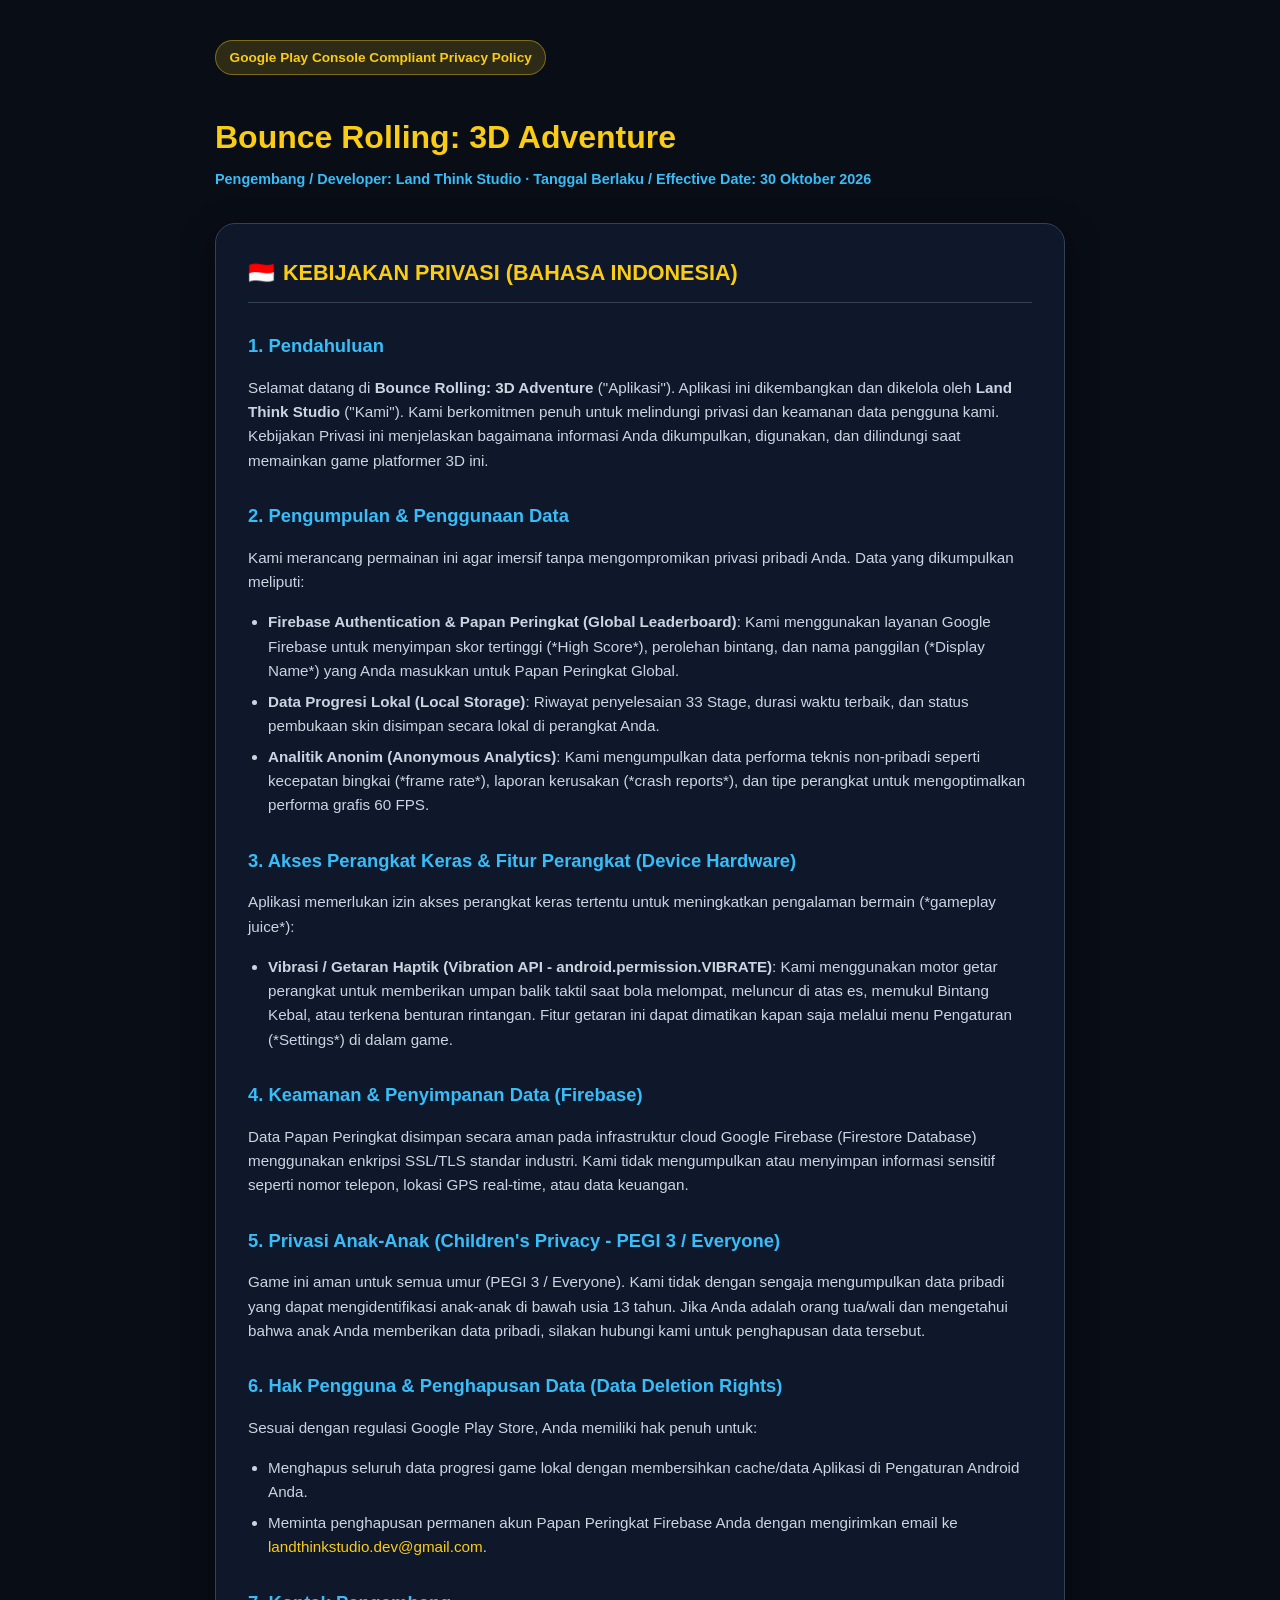
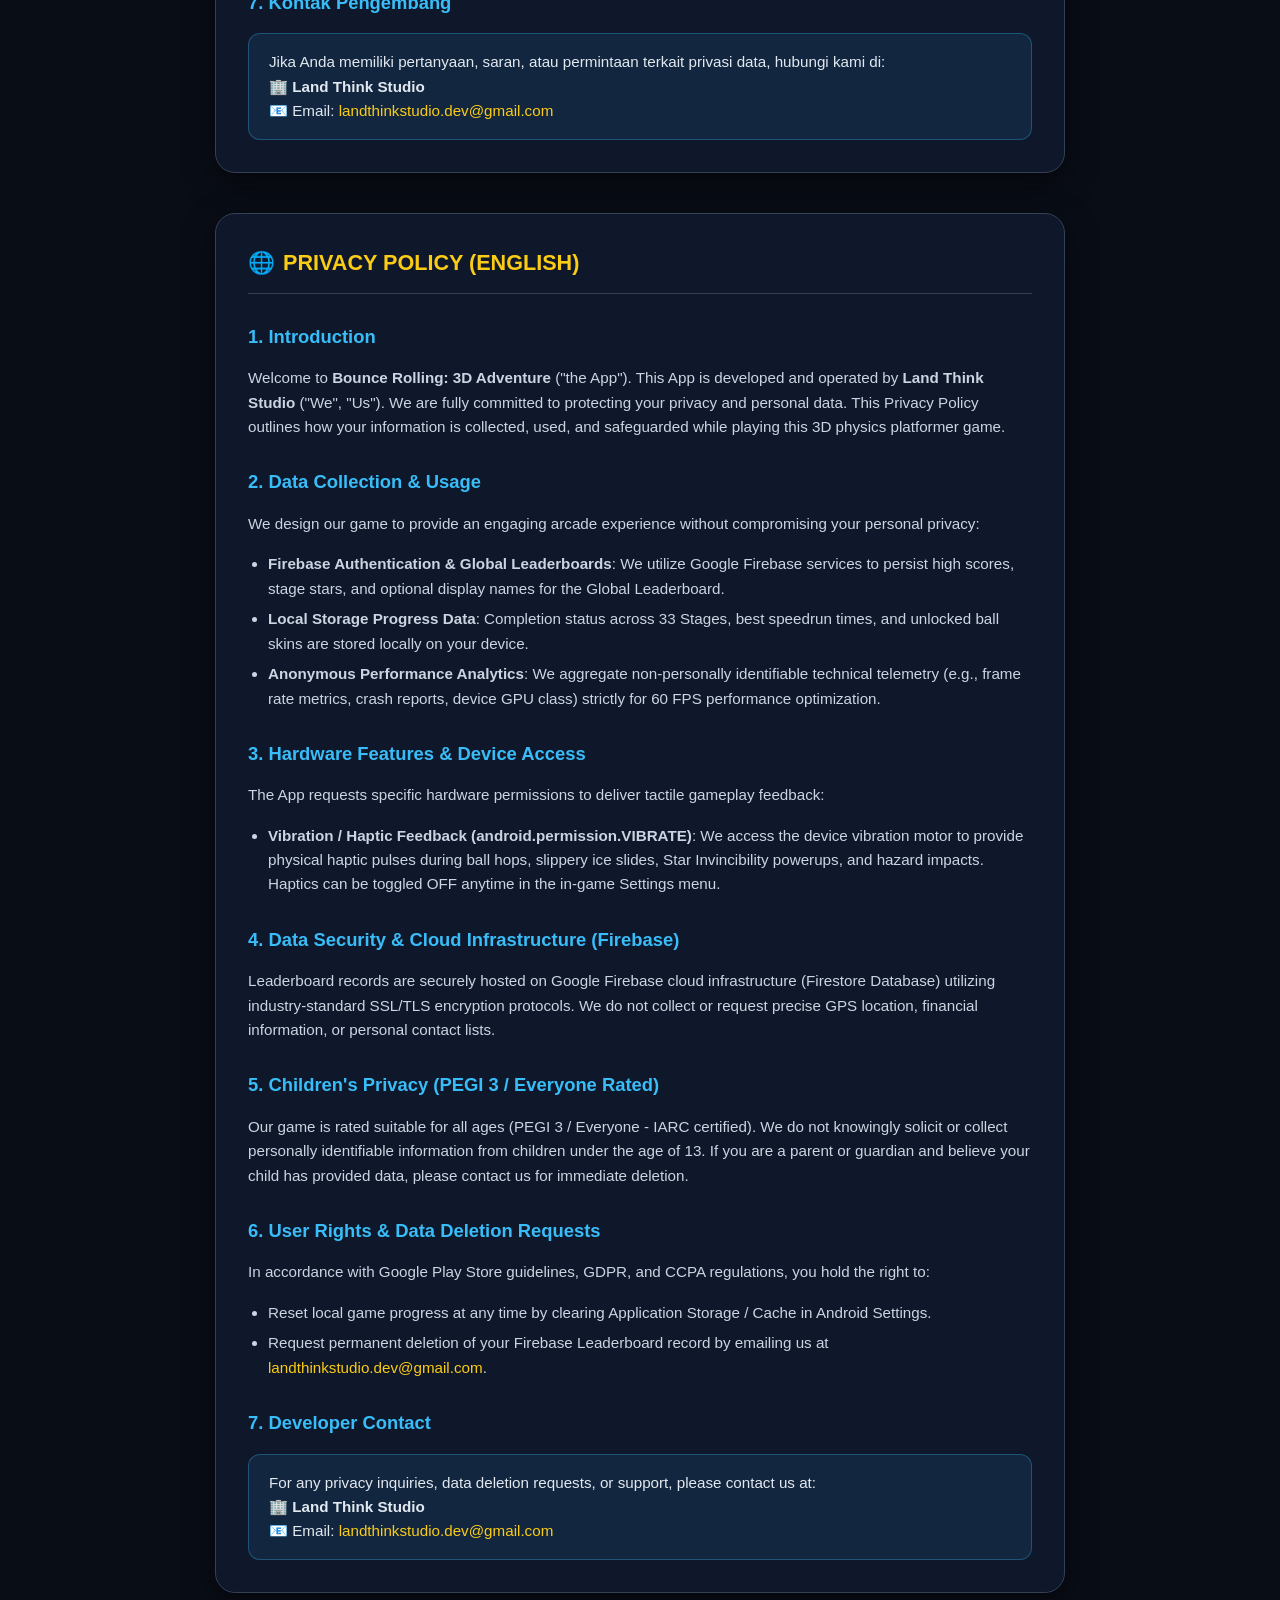
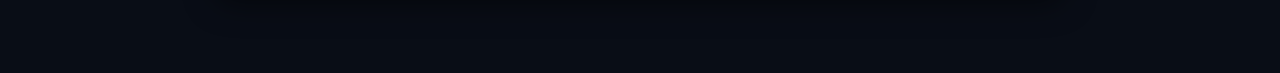
<file: public/privacy-policy.html>
<!DOCTYPE html>
<html lang="id">
<head>
  <meta charset="UTF-8" />
  <meta name="viewport" content="width=device-width, initial-scale=1.0" />
  <title>Kebijakan Privasi / Privacy Policy - Bounce Rolling: 3D Adventure</title>
  <style>
    :root {
      --bg-color: #090d16;
      --card-bg: #0f172a;
      --text-main: #f1f5f9;
      --text-muted: #cbd5e1;
      --accent-gold: #facc15;
      --accent-cyan: #38bdf8;
      --border-color: #334155;
    }
    body {
      font-family: -apple-system, BlinkMacSystemFont, 'Segoe UI', Roboto, Helvetica, Arial, sans-serif;
      line-height: 1.6;
      color: var(--text-main);
      background-color: var(--bg-color);
      max-width: 850px;
      margin: 0 auto;
      padding: 2.5rem 1.5rem;
    }
    .badge {
      display: inline-block;
      background: rgba(250, 204, 21, 0.15);
      border: 1px solid rgba(250, 204, 21, 0.4);
      color: var(--accent-gold);
      padding: 0.35rem 0.85rem;
      border-radius: 9999px;
      font-size: 0.85rem;
      font-weight: 700;
      margin-bottom: 1rem;
    }
    h1 {
      color: var(--accent-gold);
      font-size: 2rem;
      margin-bottom: 0.25rem;
    }
    .meta-info {
      color: var(--accent-cyan);
      font-size: 0.9rem;
      font-weight: 600;
      margin-bottom: 2rem;
    }
    .lang-section {
      background: var(--card-bg);
      border: 1px solid var(--border-color);
      border-radius: 1.25rem;
      padding: 2rem;
      margin-bottom: 2.5rem;
      box-shadow: 0 10px 30px rgba(0, 0, 0, 0.5);
    }
    .lang-header {
      display: flex;
      items-center;
      gap: 0.5rem;
      font-size: 1.35rem;
      font-weight: 800;
      color: var(--accent-gold);
      border-bottom: 1px solid var(--border-color);
      padding-bottom: 0.75rem;
      margin-bottom: 1.5rem;
    }
    h2 {
      color: var(--accent-cyan);
      font-size: 1.15rem;
      margin-top: 1.75rem;
      margin-bottom: 0.5rem;
    }
    p, li {
      color: var(--text-muted);
      font-size: 0.95rem;
    }
    ul {
      padding-left: 1.25rem;
    }
    li {
      margin-bottom: 0.4rem;
    }
    .contact-box {
      background: rgba(56, 189, 248, 0.1);
      border: 1px solid rgba(56, 189, 248, 0.3);
      border-radius: 0.75rem;
      padding: 1rem 1.25rem;
      margin-top: 1rem;
    }
    .contact-box p {
      margin: 0;
      color: #e2e8f0;
    }
    a {
      color: var(--accent-gold);
      text-decoration: none;
    }
    a:hover {
      text-decoration: underline;
    }
  </style>
</head>
<body>
  <div class="badge">Google Play Console Compliant Privacy Policy</div>
  <h1>Bounce Rolling: 3D Adventure</h1>
  <div class="meta-info">Pengembang / Developer: Land Think Studio · Tanggal Berlaku / Effective Date: 30 Oktober 2026</div>

  <!-- BILINGUAL SECTION 1: BAHASA INDONESIA -->
  <div class="lang-section">
    <div class="lang-header">
      <span>🇮🇩</span>
      <span>KEBIJAKAN PRIVASI (BAHASA INDONESIA)</span>
    </div>

    <h2>1. Pendahuluan</h2>
    <p>Selamat datang di <strong>Bounce Rolling: 3D Adventure</strong> ("Aplikasi"). Aplikasi ini dikembangkan dan dikelola oleh <strong>Land Think Studio</strong> ("Kami"). Kami berkomitmen penuh untuk melindungi privasi dan keamanan data pengguna kami. Kebijakan Privasi ini menjelaskan bagaimana informasi Anda dikumpulkan, digunakan, dan dilindungi saat memainkan game platformer 3D ini.</p>

    <h2>2. Pengumpulan & Penggunaan Data</h2>
    <p>Kami merancang permainan ini agar imersif tanpa mengompromikan privasi pribadi Anda. Data yang dikumpulkan meliputi:</p>
    <ul>
      <li><strong>Firebase Authentication & Papan Peringkat (Global Leaderboard)</strong>: Kami menggunakan layanan Google Firebase untuk menyimpan skor tertinggi (*High Score*), perolehan bintang, dan nama panggilan (*Display Name*) yang Anda masukkan untuk Papan Peringkat Global.</li>
      <li><strong>Data Progresi Lokal (Local Storage)</strong>: Riwayat penyelesaian 33 Stage, durasi waktu terbaik, dan status pembukaan skin disimpan secara lokal di perangkat Anda.</li>
      <li><strong>Analitik Anonim (Anonymous Analytics)</strong>: Kami mengumpulkan data performa teknis non-pribadi seperti kecepatan bingkai (*frame rate*), laporan kerusakan (*crash reports*), dan tipe perangkat untuk mengoptimalkan performa grafis 60 FPS.</li>
    </ul>

    <h2>3. Akses Perangkat Keras & Fitur Perangkat (Device Hardware)</h2>
    <p>Aplikasi memerlukan izin akses perangkat keras tertentu untuk meningkatkan pengalaman bermain (*gameplay juice*):</p>
    <ul>
      <li><strong>Vibrasi / Getaran Haptik (Vibration API - android.permission.VIBRATE)</strong>: Kami menggunakan motor getar perangkat untuk memberikan umpan balik taktil saat bola melompat, meluncur di atas es, memukul Bintang Kebal, atau terkena benturan rintangan. Fitur getaran ini dapat dimatikan kapan saja melalui menu Pengaturan (*Settings*) di dalam game.</li>
    </ul>

    <h2>4. Keamanan & Penyimpanan Data (Firebase)</h2>
    <p>Data Papan Peringkat disimpan secara aman pada infrastruktur cloud Google Firebase (Firestore Database) menggunakan enkripsi SSL/TLS standar industri. Kami tidak mengumpulkan atau menyimpan informasi sensitif seperti nomor telepon, lokasi GPS real-time, atau data keuangan.</p>

    <h2>5. Privasi Anak-Anak (Children's Privacy - PEGI 3 / Everyone)</h2>
    <p>Game ini aman untuk semua umur (PEGI 3 / Everyone). Kami tidak dengan sengaja mengumpulkan data pribadi yang dapat mengidentifikasi anak-anak di bawah usia 13 tahun. Jika Anda adalah orang tua/wali dan mengetahui bahwa anak Anda memberikan data pribadi, silakan hubungi kami untuk penghapusan data tersebut.</p>

    <h2>6. Hak Pengguna & Penghapusan Data (Data Deletion Rights)</h2>
    <p>Sesuai dengan regulasi Google Play Store, Anda memiliki hak penuh untuk:</p>
    <ul>
      <li>Menghapus seluruh data progresi game lokal dengan membersihkan cache/data Aplikasi di Pengaturan Android Anda.</li>
      <li>Meminta penghapusan permanen akun Papan Peringkat Firebase Anda dengan mengirimkan email ke <a href="mailto:landthinkstudio.dev@gmail.com">landthinkstudio.dev@gmail.com</a>.</li>
    </ul>

    <h2>7. Kontak Pengembang</h2>
    <div class="contact-box">
      <p>Jika Anda memiliki pertanyaan, saran, atau permintaan terkait privasi data, hubungi kami di:</p>
      <p>🏢 <strong>Land Think Studio</strong></p>
      <p>📧 Email: <a href="mailto:landthinkstudio.dev@gmail.com">landthinkstudio.dev@gmail.com</a></p>
    </div>
  </div>

  <!-- BILINGUAL SECTION 2: ENGLISH -->
  <div class="lang-section">
    <div class="lang-header">
      <span>🌐</span>
      <span>PRIVACY POLICY (ENGLISH)</span>
    </div>

    <h2>1. Introduction</h2>
    <p>Welcome to <strong>Bounce Rolling: 3D Adventure</strong> ("the App"). This App is developed and operated by <strong>Land Think Studio</strong> ("We", "Us"). We are fully committed to protecting your privacy and personal data. This Privacy Policy outlines how your information is collected, used, and safeguarded while playing this 3D physics platformer game.</p>

    <h2>2. Data Collection & Usage</h2>
    <p>We design our game to provide an engaging arcade experience without compromising your personal privacy:</p>
    <ul>
      <li><strong>Firebase Authentication & Global Leaderboards</strong>: We utilize Google Firebase services to persist high scores, stage stars, and optional display names for the Global Leaderboard.</li>
      <li><strong>Local Storage Progress Data</strong>: Completion status across 33 Stages, best speedrun times, and unlocked ball skins are stored locally on your device.</li>
      <li><strong>Anonymous Performance Analytics</strong>: We aggregate non-personally identifiable technical telemetry (e.g., frame rate metrics, crash reports, device GPU class) strictly for 60 FPS performance optimization.</li>
    </ul>

    <h2>3. Hardware Features & Device Access</h2>
    <p>The App requests specific hardware permissions to deliver tactile gameplay feedback:</p>
    <ul>
      <li><strong>Vibration / Haptic Feedback (android.permission.VIBRATE)</strong>: We access the device vibration motor to provide physical haptic pulses during ball hops, slippery ice slides, Star Invincibility powerups, and hazard impacts. Haptics can be toggled OFF anytime in the in-game Settings menu.</li>
    </ul>

    <h2>4. Data Security & Cloud Infrastructure (Firebase)</h2>
    <p>Leaderboard records are securely hosted on Google Firebase cloud infrastructure (Firestore Database) utilizing industry-standard SSL/TLS encryption protocols. We do not collect or request precise GPS location, financial information, or personal contact lists.</p>

    <h2>5. Children's Privacy (PEGI 3 / Everyone Rated)</h2>
    <p>Our game is rated suitable for all ages (PEGI 3 / Everyone - IARC certified). We do not knowingly solicit or collect personally identifiable information from children under the age of 13. If you are a parent or guardian and believe your child has provided data, please contact us for immediate deletion.</p>

    <h2>6. User Rights & Data Deletion Requests</h2>
    <p>In accordance with Google Play Store guidelines, GDPR, and CCPA regulations, you hold the right to:</p>
    <ul>
      <li>Reset local game progress at any time by clearing Application Storage / Cache in Android Settings.</li>
      <li>Request permanent deletion of your Firebase Leaderboard record by emailing us at <a href="mailto:landthinkstudio.dev@gmail.com">landthinkstudio.dev@gmail.com</a>.</li>
    </ul>

    <h2>7. Developer Contact</h2>
    <div class="contact-box">
      <p>For any privacy inquiries, data deletion requests, or support, please contact us at:</p>
      <p>🏢 <strong>Land Think Studio</strong></p>
      <p>📧 Email: <a href="mailto:landthinkstudio.dev@gmail.com">landthinkstudio.dev@gmail.com</a></p>
    </div>
  </div>
</body>
</html>
</file>
